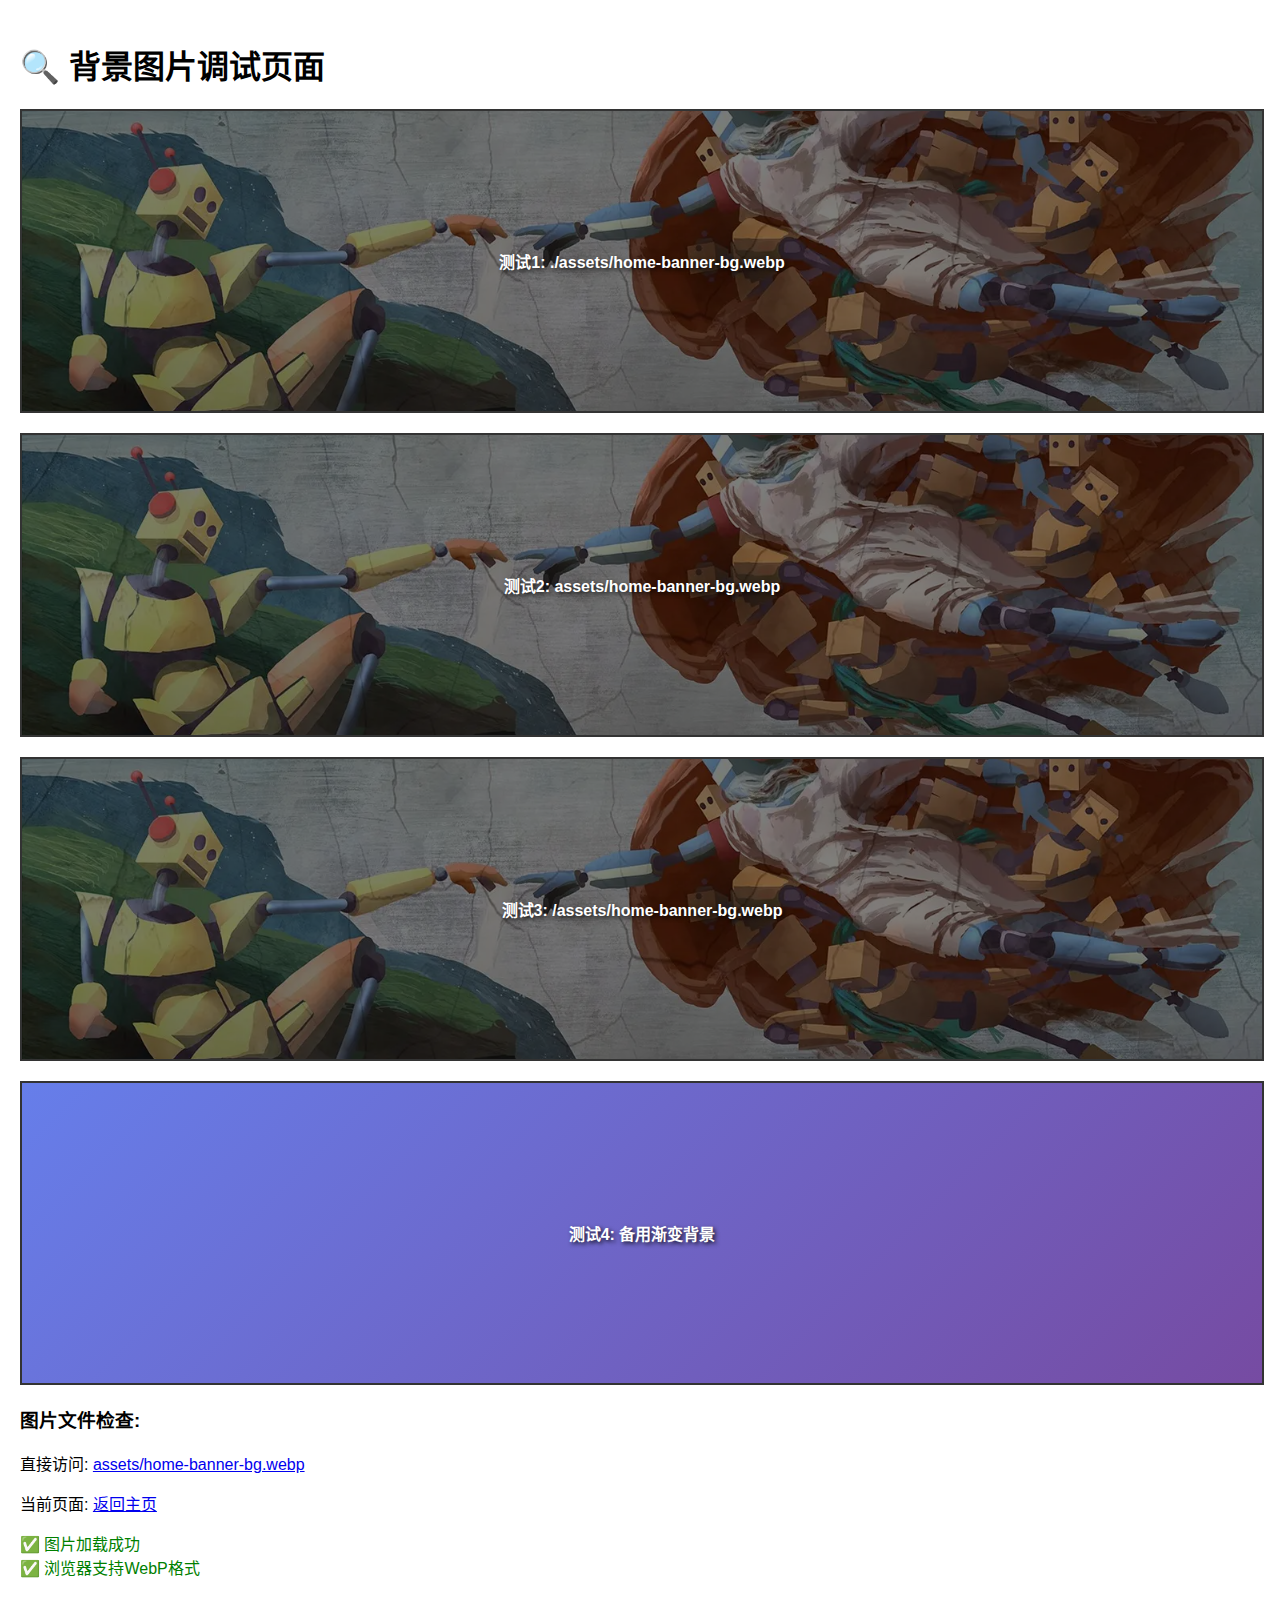
<file: debug-bg.html>
<!DOCTYPE html>
<html lang="zh-CN">
<head>
    <meta charset="UTF-8">
    <meta name="viewport" content="width=device-width, initial-scale=1.0">
    <title>背景图片调试</title>
    <style>
        body { margin: 0; padding: 20px; font-family: Arial, sans-serif; }
        .test-box {
            width: 100%;
            height: 300px;
            margin-bottom: 20px;
            border: 2px solid #333;
            display: flex;
            align-items: center;
            justify-content: center;
            color: white;
            font-weight: bold;
            text-shadow: 2px 2px 4px rgba(0,0,0,0.8);
            position: relative;
        }
        .overlay {
            position: absolute;
            top: 0; left: 0; right: 0; bottom: 0;
            background: rgba(0,0,0,0.5);
            z-index: 1;
        }
        .content {
            position: relative;
            z-index: 2;
        }
        .test1 { background: url('./assets/home-banner-bg.webp') center/cover; }
        .test2 { background: url('assets/home-banner-bg.webp') center/cover; }
        .test3 { background: url('/assets/home-banner-bg.webp') center/cover; }
        .test4 { background: linear-gradient(135deg, #667eea 0%, #764ba2 100%); }
    </style>
</head>
<body>
    <h1>🔍 背景图片调试页面</h1>
    
    <div class="test-box test1">
        <div class="overlay"></div>
        <div class="content">测试1: ./assets/home-banner-bg.webp</div>
    </div>
    
    <div class="test-box test2">
        <div class="overlay"></div>
        <div class="content">测试2: assets/home-banner-bg.webp</div>
    </div>
    
    <div class="test-box test3">
        <div class="overlay"></div>
        <div class="content">测试3: /assets/home-banner-bg.webp</div>
    </div>
    
    <div class="test-box test4">
        <div class="content">测试4: 备用渐变背景</div>
    </div>
    
    <div style="margin-top: 20px;">
        <h3>图片文件检查:</h3>
        <p>直接访问: <a href="assets/home-banner-bg.webp" target="_blank">assets/home-banner-bg.webp</a></p>
        <p>当前页面: <a href="index.html">返回主页</a></p>
    </div>
    
    <script>
        // 检查WebP支持
        function checkWebPSupport() {
            const webP = new Image();
            webP.onload = webP.onerror = function () {
                if (webP.height === 2) {
                    console.log('✅ 浏览器支持WebP格式');
                    document.body.insertAdjacentHTML('beforeend', 
                        '<div style="color: green;">✅ 浏览器支持WebP格式</div>');
                } else {
                    console.log('❌ 浏览器不支持WebP格式');
                    document.body.insertAdjacentHTML('beforeend', 
                        '<div style="color: red;">❌ 浏览器不支持WebP格式</div>');
                }
            };
            webP.src = '[data-uri]';
        }
        
        // 测试图片加载
        function testImageLoad() {
            const img = new Image();
            img.onload = function() {
                console.log('✅ 图片加载成功:', this.src);
                document.body.insertAdjacentHTML('beforeend', 
                    '<div style="color: green;">✅ 图片加载成功</div>');
            };
            img.onerror = function() {
                console.log('❌ 图片加载失败:', this.src);
                document.body.insertAdjacentHTML('beforeend', 
                    '<div style="color: red;">❌ 图片加载失败</div>');
            };
            img.src = './assets/home-banner-bg.webp';
        }
        
        // 页面加载完成后执行检查
        window.addEventListener('load', function() {
            checkWebPSupport();
            testImageLoad();
        });
    </script>
</body>
</html>
</file>
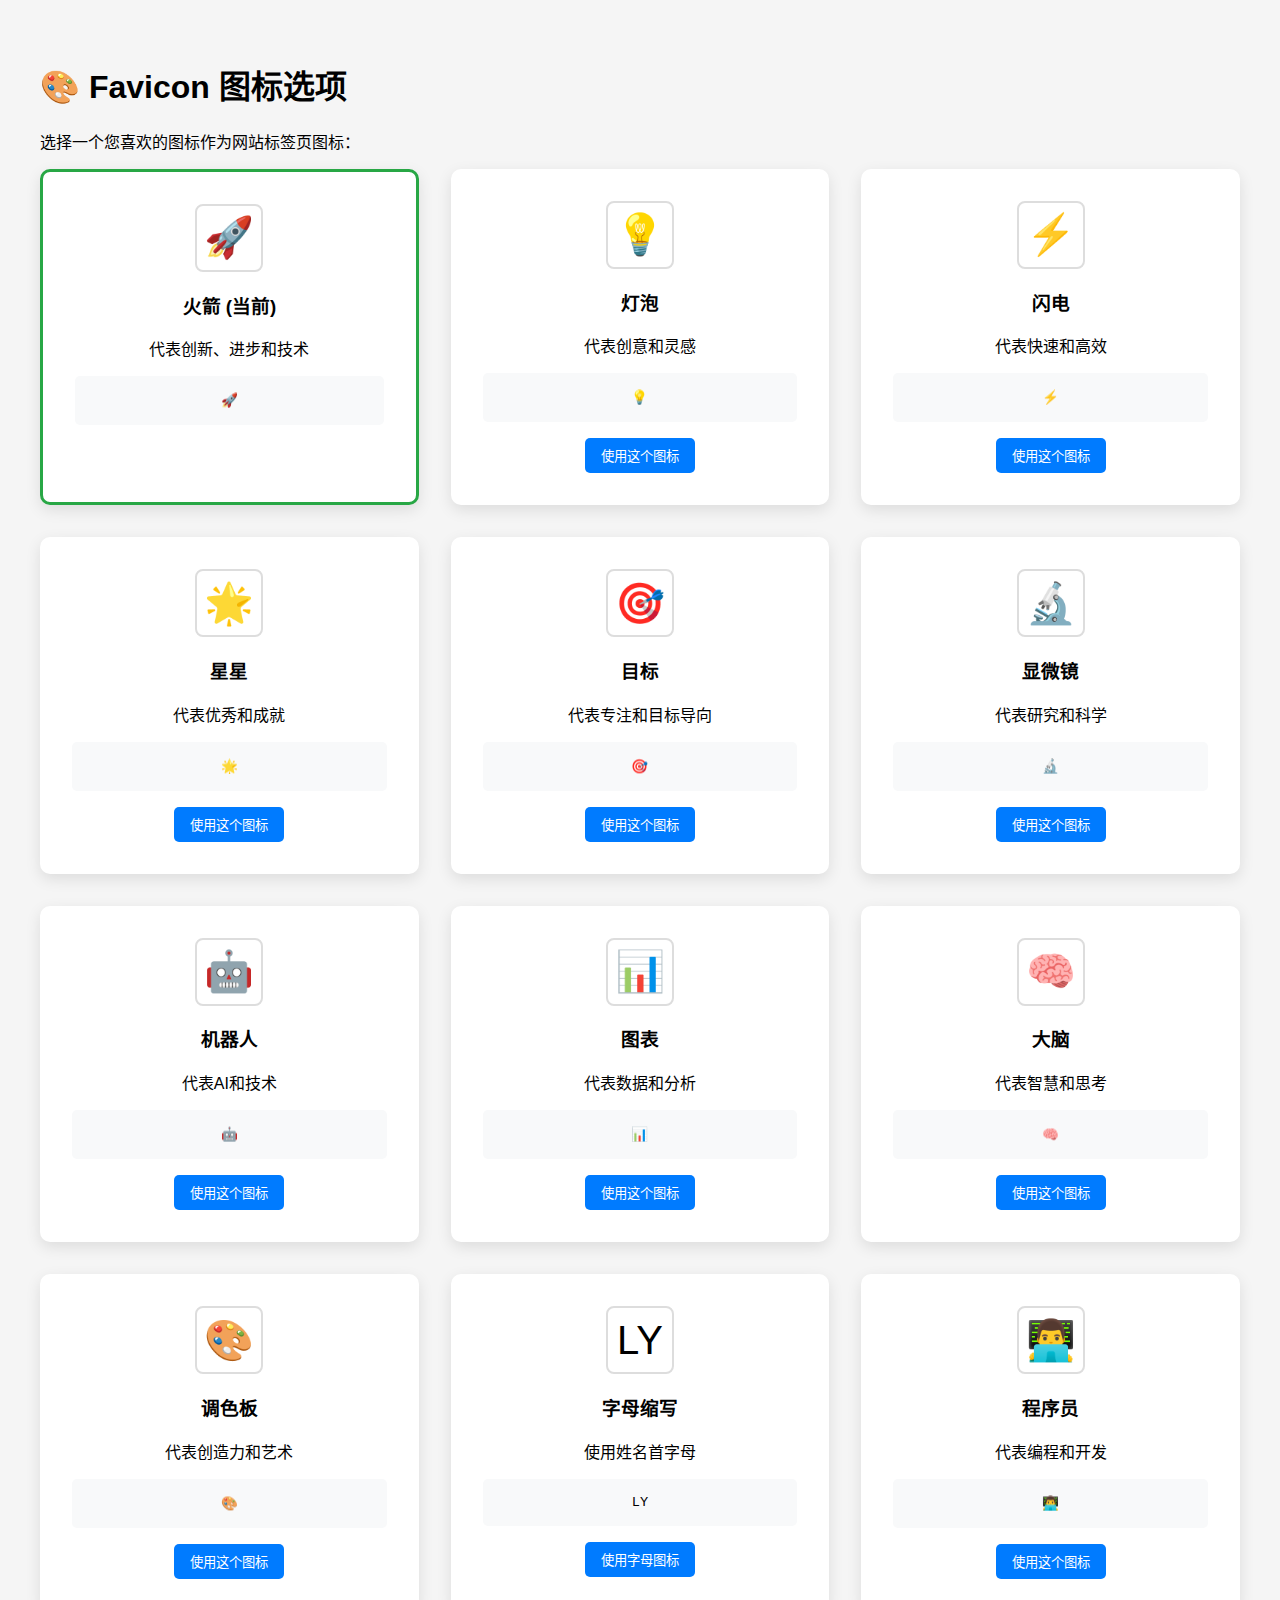
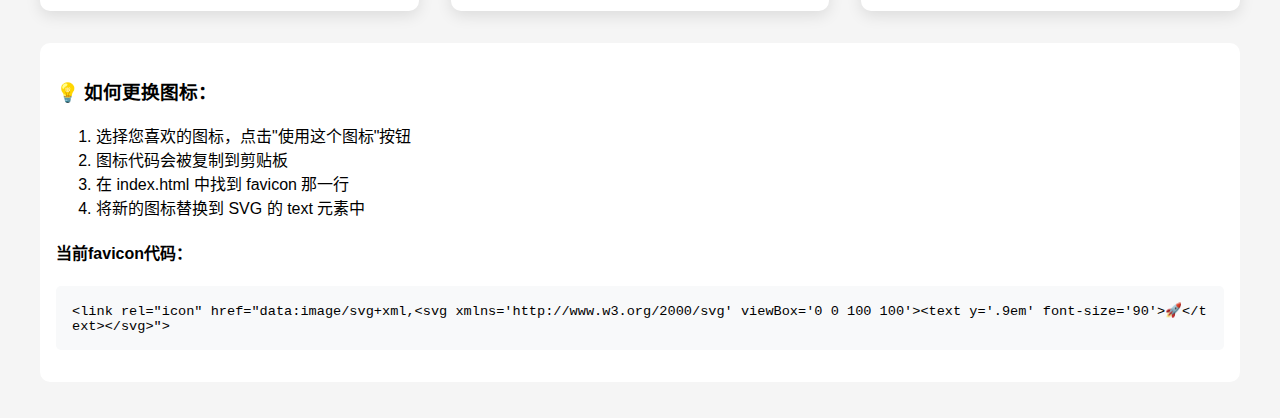
<file: favicon-options.html>
<!DOCTYPE html>
<html lang="zh-CN">
<head>
    <meta charset="UTF-8">
    <meta name="viewport" content="width=device-width, initial-scale=1.0">
    <title>Favicon 选项预览</title>
    <style>
        body {
            font-family: Arial, sans-serif;
            padding: 2rem;
            background: #f5f5f5;
        }
        .option-container {
            display: grid;
            grid-template-columns: repeat(auto-fit, minmax(300px, 1fr));
            gap: 2rem;
            max-width: 1200px;
            margin: 0 auto;
        }
        .option {
            background: white;
            padding: 2rem;
            border-radius: 10px;
            box-shadow: 0 5px 15px rgba(0,0,0,0.1);
            text-align: center;
        }
        .icon-preview {
            width: 64px;
            height: 64px;
            margin: 0 auto 1rem;
            border: 2px solid #ddd;
            border-radius: 8px;
            display: flex;
            align-items: center;
            justify-content: center;
            font-size: 40px;
        }
        .code {
            background: #f8f9fa;
            padding: 1rem;
            border-radius: 5px;
            font-family: monospace;
            font-size: 0.85rem;
            word-break: break-all;
            margin: 1rem 0;
        }
        button {
            background: #007bff;
            color: white;
            border: none;
            padding: 0.5rem 1rem;
            border-radius: 5px;
            cursor: pointer;
        }
        button:hover {
            background: #0056b3;
        }
        .current {
            border: 3px solid #28a745;
        }
    </style>
</head>
<body>
    <h1>🎨 Favicon 图标选项</h1>
    <p>选择一个您喜欢的图标作为网站标签页图标：</p>
    
    <div class="option-container">
        <!-- 当前图标 -->
        <div class="option current">
            <div class="icon-preview">🚀</div>
            <h3>火箭 (当前)</h3>
            <p>代表创新、进步和技术</p>
            <div class="code">🚀</div>
        </div>
        
        <!-- 其他选项 -->
        <div class="option">
            <div class="icon-preview">💡</div>
            <h3>灯泡</h3>
            <p>代表创意和灵感</p>
            <div class="code">💡</div>
            <button onclick="copyIcon('💡')">使用这个图标</button>
        </div>
        
        <div class="option">
            <div class="icon-preview">⚡</div>
            <h3>闪电</h3>
            <p>代表快速和高效</p>
            <div class="code">⚡</div>
            <button onclick="copyIcon('⚡')">使用这个图标</button>
        </div>
        
        <div class="option">
            <div class="icon-preview">🌟</div>
            <h3>星星</h3>
            <p>代表优秀和成就</p>
            <div class="code">🌟</div>
            <button onclick="copyIcon('🌟')">使用这个图标</button>
        </div>
        
        <div class="option">
            <div class="icon-preview">🎯</div>
            <h3>目标</h3>
            <p>代表专注和目标导向</p>
            <div class="code">🎯</div>
            <button onclick="copyIcon('🎯')">使用这个图标</button>
        </div>
        
        <div class="option">
            <div class="icon-preview">🔬</div>
            <h3>显微镜</h3>
            <p>代表研究和科学</p>
            <div class="code">🔬</div>
            <button onclick="copyIcon('🔬')">使用这个图标</button>
        </div>
        
        <div class="option">
            <div class="icon-preview">🤖</div>
            <h3>机器人</h3>
            <p>代表AI和技术</p>
            <div class="code">🤖</div>
            <button onclick="copyIcon('🤖')">使用这个图标</button>
        </div>
        
        <div class="option">
            <div class="icon-preview">📊</div>
            <h3>图表</h3>
            <p>代表数据和分析</p>
            <div class="code">📊</div>
            <button onclick="copyIcon('📊')">使用这个图标</button>
        </div>
        
        <div class="option">
            <div class="icon-preview">🧠</div>
            <h3>大脑</h3>
            <p>代表智慧和思考</p>
            <div class="code">🧠</div>
            <button onclick="copyIcon('🧠')">使用这个图标</button>
        </div>
        
        <div class="option">
            <div class="icon-preview">🎨</div>
            <h3>调色板</h3>
            <p>代表创造力和艺术</p>
            <div class="code">🎨</div>
            <button onclick="copyIcon('🎨')">使用这个图标</button>
        </div>
        
        <div class="option">
            <div class="icon-preview">LY</div>
            <h3>字母缩写</h3>
            <p>使用姓名首字母</p>
            <div class="code">LY</div>
            <button onclick="useTextIcon()">使用字母图标</button>
        </div>
        
        <div class="option">
            <div class="icon-preview">👨‍💻</div>
            <h3>程序员</h3>
            <p>代表编程和开发</p>
            <div class="code">👨‍💻</div>
            <button onclick="copyIcon('👨‍💻')">使用这个图标</button>
        </div>
    </div>
    
    <div style="margin-top: 2rem; padding: 1rem; background: white; border-radius: 10px;">
        <h3>💡 如何更换图标：</h3>
        <ol>
            <li>选择您喜欢的图标，点击"使用这个图标"按钮</li>
            <li>图标代码会被复制到剪贴板</li>
            <li>在 index.html 中找到 favicon 那一行</li>
            <li>将新的图标替换到 SVG 的 text 元素中</li>
        </ol>
        
        <h4>当前favicon代码：</h4>
        <div class="code" id="current-code">
&lt;link rel="icon" href="data:image/svg+xml,&lt;svg xmlns='http://www.w3.org/2000/svg' viewBox='0 0 100 100'&gt;&lt;text y='.9em' font-size='90'&gt;🚀&lt;/text&gt;&lt;/svg&gt;"&gt;
        </div>
    </div>
    
    <script>
        function copyIcon(emoji) {
            const faviconCode = `<link rel="icon" href="data:image/svg+xml,<svg xmlns='http://www.w3.org/2000/svg' viewBox='0 0 100 100'><text y='.9em' font-size='90'>${emoji}</text></svg>">`;
            
            navigator.clipboard.writeText(faviconCode).then(() => {
                alert(`✅ 图标代码已复制到剪贴板！\n\n请将这行代码替换到 index.html 的 <head> 部分。`);
            }).catch(() => {
                prompt('请复制以下代码：', faviconCode);
            });
        }
        
        function useTextIcon() {
            const faviconCode = `<link rel="icon" href="data:image/svg+xml,<svg xmlns='http://www.w3.org/2000/svg' viewBox='0 0 100 100'><text y='.9em' font-size='45' font-weight='bold' fill='%23007bff'>LY</text></svg>">`;
            
            navigator.clipboard.writeText(faviconCode).then(() => {
                alert(`✅ 字母图标代码已复制到剪贴板！\n\n请将这行代码替换到 index.html 的 <head> 部分。`);
            }).catch(() => {
                prompt('请复制以下代码：', faviconCode);
            });
        }
    </script>
</body>
</html>
</file>
